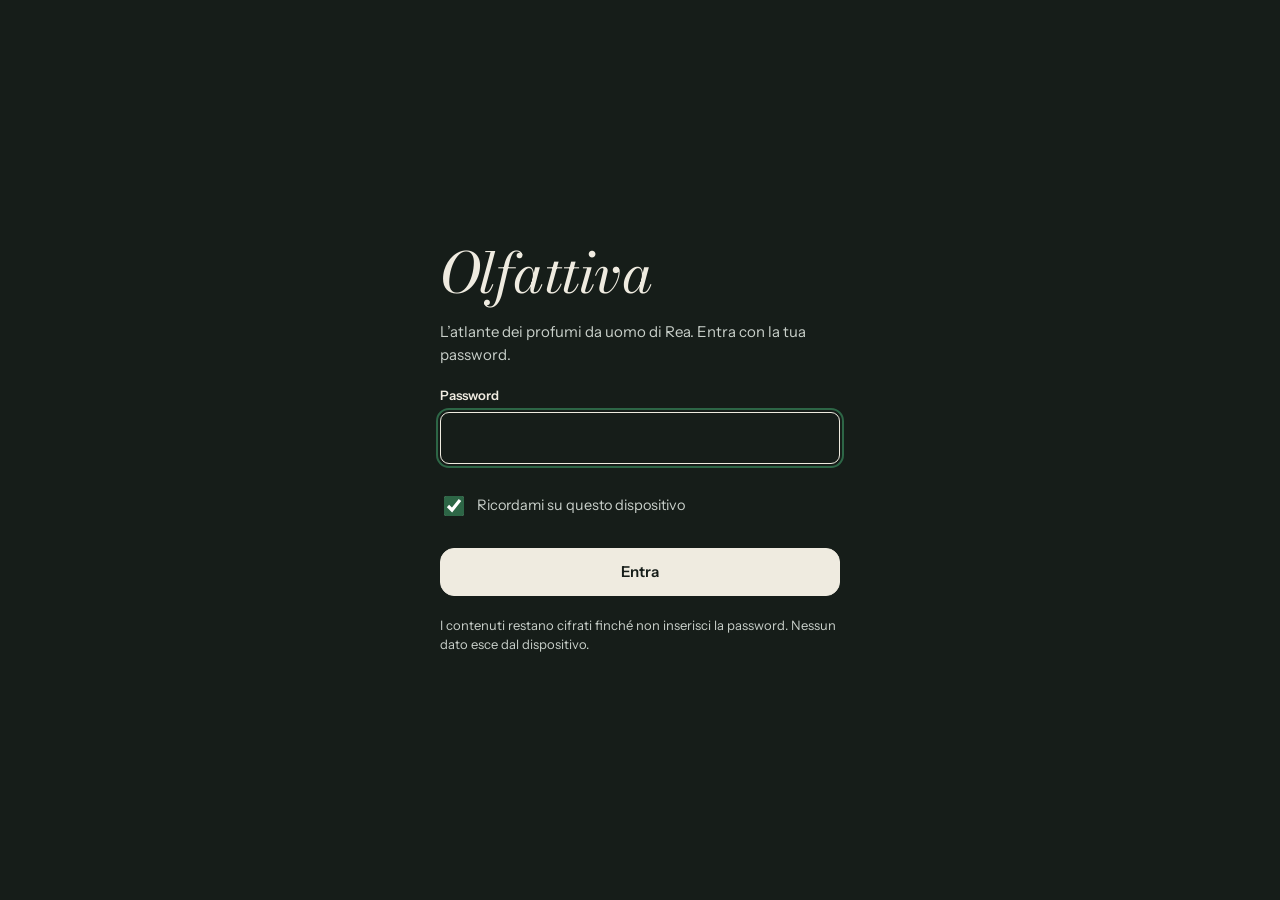
<file: index.html>
<!doctype html>
<html lang="it">
<head>
<meta charset="utf-8">
<meta name="viewport" content="width=device-width, initial-scale=1, viewport-fit=cover">
<title>Olfattiva</title>
<meta name="description" content="Atlante privato di profumeria maschile.">
<meta name="robots" content="noindex, nofollow">
<meta http-equiv="Content-Security-Policy" content="default-src 'self'; script-src 'self'; style-src 'self' 'unsafe-inline'; img-src 'self' data:; font-src 'self'; connect-src 'self' https://api.anthropic.com https://api.open-meteo.com; base-uri 'none'; form-action 'none'">
<meta name="theme-color" content="#161D19">
<meta name="mobile-web-app-capable" content="yes">
<meta name="apple-mobile-web-app-capable" content="yes">
<meta name="apple-mobile-web-app-status-bar-style" content="black-translucent">
<meta name="apple-mobile-web-app-title" content="Olfattiva">
<link rel="manifest" href="manifest.webmanifest">
<link rel="icon" type="image/png" sizes="32x32" href="assets/icons/favicon-32.png">
<link rel="apple-touch-icon" href="assets/icons/apple-touch-icon.png">
<link rel="stylesheet" href="assets/app.css?v=efa4ae597d">
</head>
<body>
<div id="app"><main class="login"><div class="logo" style="font-family:'Bodoni Moda',Didot,serif;font-style:italic;font-size:56px;color:#EFEBE0">Olfattiva</div></main></div>
<noscript>Olfattiva ha bisogno di JavaScript per decifrare i contenuti nel tuo browser.</noscript>
<script src="assets/core.js?v=efa4ae597d"></script>
<script src="assets/engine.js?v=efa4ae597d"></script>
<script src="assets/views-a.js?v=efa4ae597d"></script>
<script src="assets/views-b.js?v=efa4ae597d"></script>
<script src="assets/views-c.js?v=efa4ae597d"></script>
<script src="assets/app.js?v=efa4ae597d"></script>
</body>
</html>
</file>
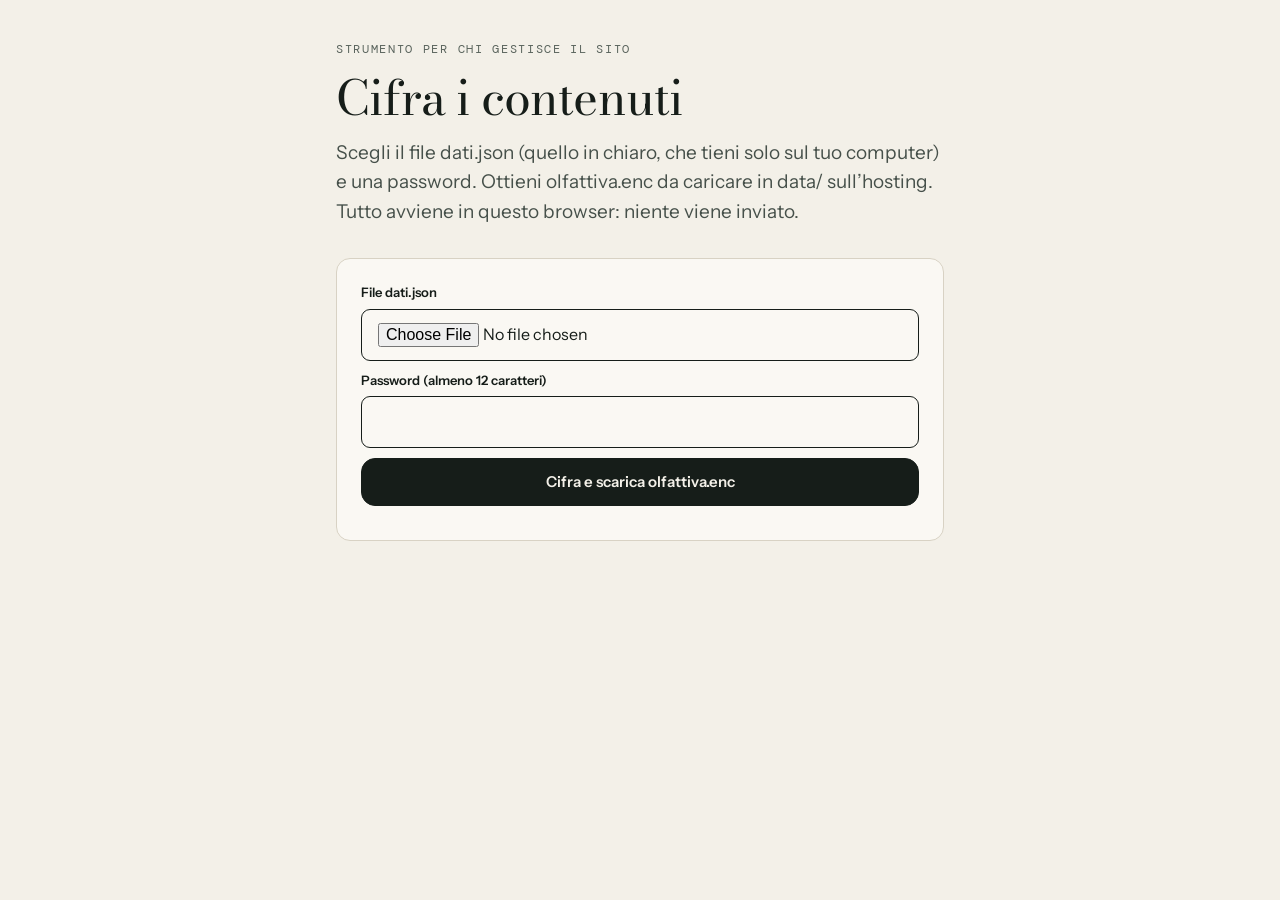
<file: strumenti/cifra.html>
<!doctype html>
<html lang="it">
<head>
<meta charset="utf-8">
<meta name="viewport" content="width=device-width, initial-scale=1">
<meta name="robots" content="noindex, nofollow">
<title>Olfattiva · cifra i contenuti</title>
<link rel="stylesheet" href="../assets/app.css">
</head>
<body>
<main class="page" style="max-width:720px">
<div class="stack-lg">
<header class="stack"><div class="eyebrow">Strumento per chi gestisce il sito</div><h1 class="h1" style="font-size:48px">Cifra i contenuti</h1>
<p class="lede">Scegli il file dati.json (quello in chiaro, che tieni solo sul tuo computer) e una password. Ottieni olfattiva.enc da caricare in data/ sull’hosting. Tutto avviene in questo browser: niente viene inviato.</p></header>
<form id="f" class="card">
<div class="field"><label for="file">File dati.json</label><input class="input" id="file" type="file" accept="application/json" required style="padding:12px 16px"></div>
<div class="field"><label for="pw">Password (almeno 12 caratteri)</label><input class="input" id="pw" type="password" minlength="12" required autocomplete="new-password"></div>
<button class="btn dark" type="submit">Cifra e scarica olfattiva.enc</button>
<p class="help" id="out" role="status"></p>
</form>
</div>
</main>
<script src="cifra.js"></script>
</body>
</html>
</file>
<file: assets/app.css>
@font-face{font-family:'Bodoni Moda';font-style:normal;font-weight:400;font-display:swap;src:url(fonts/bodoni-moda-latin-400-normal.woff2) format('woff2')}
@font-face{font-family:'Bodoni Moda';font-style:italic;font-weight:400;font-display:swap;src:url(fonts/bodoni-moda-latin-400-italic.woff2) format('woff2')}
@font-face{font-family:'Instrument Sans';font-style:normal;font-weight:400;font-display:swap;src:url(fonts/instrument-sans-latin-400-normal.woff2) format('woff2')}
@font-face{font-family:'Instrument Sans';font-style:normal;font-weight:500;font-display:swap;src:url(fonts/instrument-sans-latin-500-normal.woff2) format('woff2')}
@font-face{font-family:'Instrument Sans';font-style:normal;font-weight:600;font-display:swap;src:url(fonts/instrument-sans-latin-600-normal.woff2) format('woff2')}
@font-face{font-family:'DM Mono';font-style:normal;font-weight:400;font-display:swap;src:url(fonts/dm-mono-latin-400-normal.woff2) format('woff2')}
@font-face{font-family:'DM Mono';font-style:normal;font-weight:500;font-display:swap;src:url(fonts/dm-mono-latin-500-normal.woff2) format('woff2')}

:root{
  --paper:#F3F0E8;--surface:#FAF8F3;--ink:#161D19;--ink2:#46504A;--cap:#5A645D;--line:#D8D2C4;--line2:#B9B2A1;--track:#E4DFD2;
  --accent:#2D6646;--on-accent:#FFFFFF;--rust:#8A4A26;--amber:#B5651D;
  --night:#161D19;--night-ink:#EFEBE0;--night-ink2:#C9D0CA;--night-cap:#A9B3AC;--night-line:#56615A;--night-amber:#D9A273;
  --serif:'Bodoni Moda',Didot,'Bodoni 72','Times New Roman',serif;--sans:'Instrument Sans','Helvetica Neue',Helvetica,sans-serif;--mono:'DM Mono',ui-monospace,Menlo,monospace;
  --pad:56px;--tab-h:0px;--r:14px;--r-sm:9px;
  box-sizing:border-box;padding-top:env(safe-area-inset-top,0px);padding-bottom:env(safe-area-inset-bottom,0px);
}
@media (prefers-color-scheme:dark){:root{
  --paper:#131815;--surface:#1B221E;--ink:#EFEBE0;--ink2:#C9D0CA;--cap:#A9B3AC;--line:#333D37;--line2:#56615A;--track:#2A332E;
  --accent:#7FB894;--on-accent:#0F1411;--rust:#D9A273;--amber:#D9A273;--night:#0C100E;
}}
@media (max-width:900px){:root{--pad:20px;--tab-h:64px}}
html{height:100%;scroll-padding-top:env(safe-area-inset-top,0px);-webkit-text-size-adjust:100%}
*,*::before,*::after{box-sizing:border-box}
body{margin:0;min-height:100%;background:var(--paper);color:var(--ink);font-family:var(--sans);font-size:16px;line-height:1.5;-webkit-font-smoothing:antialiased}
a{color:inherit;text-decoration:none}
a:hover{color:var(--accent)}
button,input,select,textarea{font:inherit;color:inherit}
button{cursor:pointer}
:focus-visible{outline:2px solid var(--accent);outline-offset:2px}
h1,h2,h3,p{margin:0}
img,svg{max-width:100%}
.scroll-x{overflow-x:auto}

/* ---------- type */
.serif{font-family:var(--serif)}
.eyebrow{font-family:var(--mono);font-size:12px;letter-spacing:.14em;text-transform:uppercase;color:var(--cap)}
.h1{font-family:var(--serif);font-weight:400;font-size:clamp(44px,7vw,84px);line-height:1;letter-spacing:-.02em;text-wrap:balance}
.h1 em,.h2 em{font-style:italic}
.h2{font-family:var(--serif);font-weight:400;font-size:clamp(28px,4vw,40px);line-height:1.08;letter-spacing:-.01em}
.h3{font-family:var(--serif);font-weight:400;font-size:24px;line-height:1.15}
.lede{font-size:clamp(16px,1.6vw,19px);line-height:1.55;color:var(--ink2);max-width:62ch;text-wrap:pretty}
.muted{color:var(--ink2)}.cap{color:var(--cap);font-size:13px}.mono{font-family:var(--mono)}
.big{font-family:var(--serif);font-size:44px;line-height:1}
.pct{font-family:var(--serif);font-size:28px;line-height:1;flex-shrink:0}

/* ---------- layout */
.shell{display:flex;flex-direction:column;min-height:100vh;min-height:100dvh}
.page{flex:1;padding:40px var(--pad) calc(56px + var(--tab-h));width:100%;max-width:1440px;margin:0 auto}
.stack{display:flex;flex-direction:column;gap:16px}.stack-lg{display:flex;flex-direction:column;gap:32px}.stack-sm{display:flex;flex-direction:column;gap:6px}
.row{display:flex;align-items:center;gap:12px;flex-wrap:wrap}.between{justify-content:space-between}.end{align-items:flex-end}.grow{flex:1;min-width:0}
.grid{display:grid;gap:16px}.g2{grid-template-columns:repeat(2,minmax(0,1fr))}.g3{grid-template-columns:repeat(3,minmax(0,1fr))}.g4{grid-template-columns:repeat(4,minmax(0,1fr))}
.cols{display:flex;gap:48px;align-items:flex-start}.side{width:360px;flex-shrink:0}.side-sm{width:260px;flex-shrink:0}
.rule{border-top:1px solid var(--ink);padding-top:16px}
.section{margin-top:56px}
@media (max-width:1100px){.g4{grid-template-columns:repeat(2,minmax(0,1fr))}.g3{grid-template-columns:repeat(2,minmax(0,1fr))}}
@media (max-width:900px){.cols{flex-direction:column;gap:32px}.side,.side-sm{width:100%}.g2,.g3{grid-template-columns:minmax(0,1fr)}.page{padding-top:24px}.section{margin-top:40px}}
@media (max-width:560px){.g4{grid-template-columns:minmax(0,1fr)}}

/* ---------- nav */
.nav{display:flex;align-items:center;justify-content:space-between;gap:16px;height:72px;padding:0 var(--pad);border-bottom:1px solid var(--line);position:sticky;top:env(safe-area-inset-top,0px);background:var(--paper);z-index:20}
.logo{font-family:var(--serif);font-style:italic;font-size:28px;letter-spacing:-.01em}
.nav-links{display:flex;align-items:center;gap:2px}
.nav-links a{display:flex;align-items:center;height:44px;padding:0 10px;font-size:13.5px;font-weight:500}
.nav-links a.on{font-weight:600;box-shadow:inset 0 -2px 0 var(--ink)}
.nav-sep{width:1px;height:20px;margin:0 8px;background:var(--line2)}
.nav-user{display:flex;align-items:center;gap:8px;height:44px;padding:0 16px 0 6px;font-size:14px;font-weight:600;border:1px solid var(--ink);border-radius:999px;background:none}
.avatar{display:flex;align-items:center;justify-content:center;width:32px;height:32px;font-family:var(--mono);font-size:11px;color:var(--paper);background:var(--ink);border-radius:999px}
.tabbar{display:none}
@media (max-width:1100px){.nav-links{display:none}}
.menu-btn{display:none;align-items:center;justify-content:center;width:40px;height:40px;background:none;border:none;color:var(--ink);padding:0;margin-right:4px;flex-shrink:0}
.menu-btn svg{width:24px;height:24px}
@media (max-width:1100px){.menu-btn{display:flex}}
.menu-backdrop{position:fixed;inset:0;background:rgba(0,0,0,.35);z-index:39}
.mobile-menu{display:none}
.mobile-menu.open{display:block;position:fixed;top:0;left:0;bottom:0;width:min(320px,84vw);background:var(--paper);z-index:40;padding:calc(72px + env(safe-area-inset-top,0px)) 0 24px;overflow-y:auto;box-shadow:2px 0 24px rgba(0,0,0,.18);animation:menuIn .18s ease}
@keyframes menuIn{from{transform:translateX(-12px);opacity:.6}to{transform:translateX(0);opacity:1}}
.mobile-menu-links{display:flex;flex-direction:column;padding:0 var(--pad)}
.mobile-menu-links a{padding:14px 4px;font-size:16px;font-weight:500;border-bottom:1px solid var(--line);color:var(--ink)}
.mobile-menu-links a.on{font-weight:700}
.menu-sep{display:block;height:1px}
@media (prefers-color-scheme:dark){.mobile-menu{background:var(--paper)}}
@media (max-width:900px){
  .nav{height:60px}
  .tabbar{display:grid;grid-template-columns:repeat(5,1fr);position:fixed;left:0;right:0;bottom:0;height:calc(var(--tab-h) + env(safe-area-inset-bottom,0px));padding-bottom:env(safe-area-inset-bottom,0px);background:var(--paper);border-top:1px solid var(--line);z-index:30}
  .tabbar a{display:flex;flex-direction:column;align-items:center;justify-content:center;gap:4px;font-size:11px;font-weight:500;color:var(--cap)}
  .tabbar a.on{color:var(--ink);font-weight:600}
  .tabbar svg{width:22px;height:22px}
}

/* ---------- controls */
.btn{display:inline-flex;align-items:center;justify-content:center;gap:8px;min-height:48px;padding:0 22px;font-size:15px;font-weight:600;background:transparent;color:var(--ink);border:1px solid var(--ink);border-radius:var(--r);text-align:center}
.btn:hover{color:var(--ink);background:var(--track)}
.btn.primary{background:var(--accent);border-color:var(--accent);color:var(--on-accent)}.btn.primary:hover{filter:brightness(1.08);background:var(--accent);color:var(--on-accent)}
.btn.dark{background:var(--ink);color:var(--paper)}.btn.dark:hover{background:var(--ink);color:var(--paper);filter:brightness(1.2)}
.btn.sm{min-height:44px;padding:0 16px;font-size:14px}.btn.ghost{border-color:transparent;padding:0 8px}.btn.danger{border-color:var(--rust);color:var(--rust)}
.btn[disabled]{opacity:.5;cursor:default}
.link{display:inline-flex;align-items:center;min-height:44px;font-size:14px;font-weight:600}.link.acc{color:var(--accent)}
.pill{display:inline-flex;align-items:center;gap:8px;min-height:44px;padding:0 18px;font-size:14px;font-weight:600;background:transparent;color:var(--ink);border:1px solid var(--ink);border-radius:999px}
.pill.on{background:var(--ink);color:var(--paper)}.pill .mono{font-size:12px;font-weight:500}
.chip{display:inline-flex;align-items:center;min-height:36px;padding:0 14px;font-size:13.5px;border:1px solid var(--line2);border-radius:999px;background:none;color:var(--ink)}
a.chip,button.chip{min-height:44px}.chip.on{background:var(--ink);color:var(--paper);border-color:var(--ink)}.chip.amber{border-color:var(--amber);color:var(--amber)}
.field{display:flex;flex-direction:column;gap:6px}.field label,.label{font-size:13px;font-weight:600}
.input,select.input,textarea.input{width:100%;min-height:52px;padding:0 16px;font-size:16px;background:var(--surface);border:1px solid var(--ink);border-radius:var(--r-sm);color:var(--ink)}
textarea.input{padding:12px 16px;min-height:96px;resize:vertical}
.check{display:flex;align-items:center;gap:10px;min-height:44px;font-size:14.5px}.check input{width:20px;height:20px;accent-color:var(--accent)}
.help{font-size:13px;color:var(--cap)}
.error{padding:12px 16px;border:1px solid var(--rust);color:var(--rust);font-size:14.5px;border-radius:var(--r-sm)}

/* ---------- surfaces */
.card{display:flex;flex-direction:column;gap:10px;padding:24px;background:var(--surface);border:1px solid var(--line);border-radius:var(--r)}
a.card:hover{border-color:var(--ink);color:inherit}
.card.night,.night{background:var(--night);color:var(--night-ink)}.night .eyebrow{color:var(--night-amber)}.night .muted{color:var(--night-ink2)}.night .cap{color:var(--night-cap)}
.night .link,.night a.u{color:var(--night-ink);text-decoration:underline;text-underline-offset:4px}
.band{margin:56px calc(var(--pad) * -1) 0;padding:56px var(--pad)}
.facts{display:grid;grid-template-columns:repeat(auto-fit,minmax(180px,1fr));border-top:1px solid var(--ink);border-bottom:1px solid var(--line)}
.facts>div{display:flex;flex-direction:column;gap:4px;padding:14px 16px 14px 0}.facts .k{font-size:12.5px;color:var(--cap)}.facts .v{font-size:15.5px;font-weight:500}.facts .v.serif{font-size:32px;line-height:1;font-weight:400}
.list>*{display:flex;align-items:center;justify-content:space-between;gap:16px;min-height:64px;padding:8px 0;border-bottom:1px solid var(--line);width:100%;background:none;border-left:0;border-right:0;border-top:0;text-align:left;color:var(--ink)}
.list .t{font-family:var(--serif);font-size:20px;line-height:1.15}.list .s{font-size:13px;color:var(--ink2)}.list .x{font-size:12.5px;color:var(--cap)}
.tag{font-family:var(--mono);font-size:11px;letter-spacing:.1em;text-transform:uppercase;padding:6px 10px;border:1px solid var(--ink);flex-shrink:0;border-radius:var(--r-sm)}
.empty{padding:28px;border:1px dashed var(--line2);color:var(--ink2);font-size:15px;line-height:1.55;border-radius:var(--r)}
.search-row{display:flex;align-items:center;justify-content:space-between;gap:14px;padding:14px 0;border-bottom:1px solid var(--line);flex-wrap:wrap}
.search-row-actions{display:flex;gap:6px;flex-wrap:wrap;flex-shrink:0}
@media (max-width:560px){.search-row{flex-direction:column;align-items:stretch}.search-row-actions{width:100%}.search-row-actions .btn{flex:1 1 0;padding:0 6px;font-size:13px}}
.toast{position:fixed;left:50%;bottom:calc(var(--tab-h) + 24px + env(safe-area-inset-bottom,0px));transform:translateX(-50%);padding:12px 20px;background:var(--ink);color:var(--paper);font-size:14.5px;font-weight:500;z-index:50;max-width:90vw}

/* ---------- bottle */
.bottle{display:flex;flex-direction:column;align-items:center;flex-shrink:0}
.bottle i{display:block;width:18px;height:12px;border:1.4px solid var(--ink);border-bottom:none}
.bottle b{position:relative;display:block;width:40px;height:68px;border:1.4px solid var(--ink)}
.bottle b span{position:absolute;left:0;right:0;bottom:0}
.bottle.wish i,.bottle.wish b{border-style:dashed}
.witem{display:flex;align-items:flex-end;gap:16px;min-height:148px;padding:16px;background:var(--surface);border:1px solid var(--line);border-radius:var(--r)}
.witem .t{font-family:var(--serif);font-size:21px;line-height:1.12}

/* ---------- pyramid */
.pyr{display:flex;flex-direction:column;gap:10px}
.pyr-row{display:flex;align-items:center;gap:20px}
.pyr-lab{width:120px;flex-shrink:0}.pyr-box{display:flex;justify-content:center;flex:1}
.pyr-in{display:flex;align-items:center;justify-content:center;gap:8px;flex-wrap:wrap;min-height:76px;padding:14px;border:2px solid var(--night-line);border-radius:var(--r-sm);transition:transform .15s}
.pyr-in.pyr-top{background:linear-gradient(180deg,rgba(217,162,115,.05),rgba(217,162,115,0));border-color:#465049}
.pyr-in.pyr-heart{background:linear-gradient(180deg,rgba(217,162,115,.1),rgba(217,162,115,.02));border-color:#5B6961;box-shadow:0 4px 14px -6px rgba(0,0,0,.35)}
.pyr-in.pyr-base{background:linear-gradient(180deg,rgba(217,162,115,.16),rgba(217,162,115,.04));border-color:var(--night-amber);box-shadow:0 8px 22px -8px rgba(0,0,0,.5)}
.pyr-in:hover{transform:translateY(-1px)}
.night .chip{color:var(--night-ink);border-color:#8C968F}.night .chip.sig{background:var(--night-ink);color:var(--night);border-color:var(--night-ink);font-weight:600}
@media (max-width:700px){.pyr-row{flex-direction:column;align-items:stretch;gap:6px}.pyr-lab{width:auto}.pyr-in{width:100%!important}}
.tiers{display:flex;flex-direction:column;align-items:center;gap:6px;max-width:520px}
.tier{display:flex;align-items:center;justify-content:center;height:44px;font-size:13px;font-weight:600;color:var(--ink2);border:1px solid var(--line2);border-radius:var(--r-sm)}
.tier.on{background:var(--accent);border-color:var(--accent);color:var(--on-accent)}

/* ---------- charts & map */
.bar{height:8px;background:var(--track);flex:1}.bar>span{display:block;height:8px;background:var(--ink)}
.lon{display:inline-flex;gap:3px;vertical-align:middle}.lon i{width:14px;height:6px;background:var(--track)}.lon i.on{background:var(--ink)}.night .lon i{background:#2E3832}.night .lon i.on{background:var(--night-ink)}
.map{position:relative;width:100%;background:#161D19;overflow:hidden}
.map-wrap{position:relative;width:100%;background:#161D19;overflow:hidden;touch-action:none;border-radius:var(--r);cursor:grab}
.map-wrap.dragging{cursor:grabbing}
.map-inner{transform-origin:0 0;will-change:transform}
.map-inner svg{display:block;width:100%;height:auto;pointer-events:auto}
.map-zoom{position:absolute;right:10px;bottom:10px;display:flex;gap:6px;z-index:5}
.map-zoom .btn{min-height:36px;min-width:36px;padding:0;background:rgba(22,29,25,.82);color:var(--night-ink);border-color:var(--night-line);backdrop-filter:blur(2px)}
.map-hint{position:absolute;left:10px;bottom:12px;color:var(--night-cap);pointer-events:none;font-size:11px}
@media (max-width:700px){.map-hint{display:none}}
.totop{position:fixed;right:18px;bottom:calc(var(--tab-h) + 22px);z-index:25;width:44px;height:44px;border-radius:999px;border:1px solid var(--ink);background:var(--paper);color:var(--ink);font-size:18px;opacity:0;transform:translateY(8px);pointer-events:none;transition:opacity .15s,transform .15s;box-shadow:0 2px 10px rgba(0,0,0,.12)}
.totop.show{opacity:1;transform:translateY(0);pointer-events:auto}
.weekgrid{display:grid;grid-template-columns:repeat(13,1fr);gap:6px}
.weekgrid .wk{display:flex;align-items:center;justify-content:center;height:36px;border-radius:8px;font-family:var(--mono);font-size:12px;background:var(--track);color:var(--cap)}
.weekgrid a.wk{background:var(--ink);color:var(--paper);font-weight:600}
.weekgrid .wk.now{outline:2px solid var(--amber);outline-offset:1px}
@media (max-width:700px){.weekgrid{grid-template-columns:repeat(8,1fr)}}
.map svg{display:block;width:100%;height:auto}
.map .pt{cursor:pointer}
.matrix{display:grid;grid-template-columns:120px repeat(4,minmax(0,1fr));gap:8px}
.matrix .cell{display:flex;flex-direction:column;gap:4px;min-height:88px;padding:12px;border:1px solid var(--night-line);font-size:12.5px;line-height:1.4;color:var(--night-ink2);border-radius:var(--r-sm)}
.matrix .cell.gap{background:var(--night-amber);color:#161D19;border-color:var(--night-amber);justify-content:space-between}
.matrix .hd{font-family:var(--mono);font-size:11.5px;letter-spacing:.12em;text-transform:uppercase;color:var(--night-cap);text-align:center;align-self:end;padding-bottom:4px}
.matrix .rw{display:flex;align-items:center;font-size:15px;font-weight:600}
@media (max-width:700px){.matrix{grid-template-columns:72px repeat(4,minmax(0,1fr));gap:4px}.matrix .cell{padding:6px;min-height:64px;font-size:11px}.matrix .rw{font-size:12.5px}}

/* ---------- chat */
.chat{display:flex;flex-direction:column;gap:20px;padding:24px;background:var(--surface);border:1px solid var(--line);min-height:320px;border-radius:var(--r)}
.msg-u{align-self:flex-end;max-width:85%;padding:12px 16px;background:var(--ink);color:var(--paper);font-size:16px;line-height:1.45}
.msg-a{display:flex;flex-direction:column;gap:12px;max-width:95%}
.msg-a p{font-family:var(--serif);font-size:20px;line-height:1.45;text-wrap:pretty}

/* ---------- article */
.prose{display:flex;flex-direction:column;gap:20px;max-width:68ch}
.prose p{font-family:var(--serif);font-size:21px;line-height:1.55;text-wrap:pretty}

/* ---------- login */
.login{display:flex;align-items:center;justify-content:center;min-height:100vh;min-height:100dvh;padding:24px;background:var(--night);color:var(--night-ink)}
.login form{display:flex;flex-direction:column;gap:20px;width:100%;max-width:400px}
.login .logo{font-size:56px;line-height:1}
.login .input{background:transparent;border-color:var(--night-ink);color:var(--night-ink)}
.login .btn{background:var(--night-ink);color:var(--night);border-color:var(--night-ink)}
.login .cap,.login .check{color:var(--night-ink2)}
.login .error{border-color:var(--night-amber);color:var(--night-amber)}
.timer{font-family:var(--mono);font-size:13px}
@media (prefers-reduced-motion:no-preference){.fade{animation:fade .25s ease-out}@keyframes fade{from{opacity:0}to{opacity:1}}}
</file>
